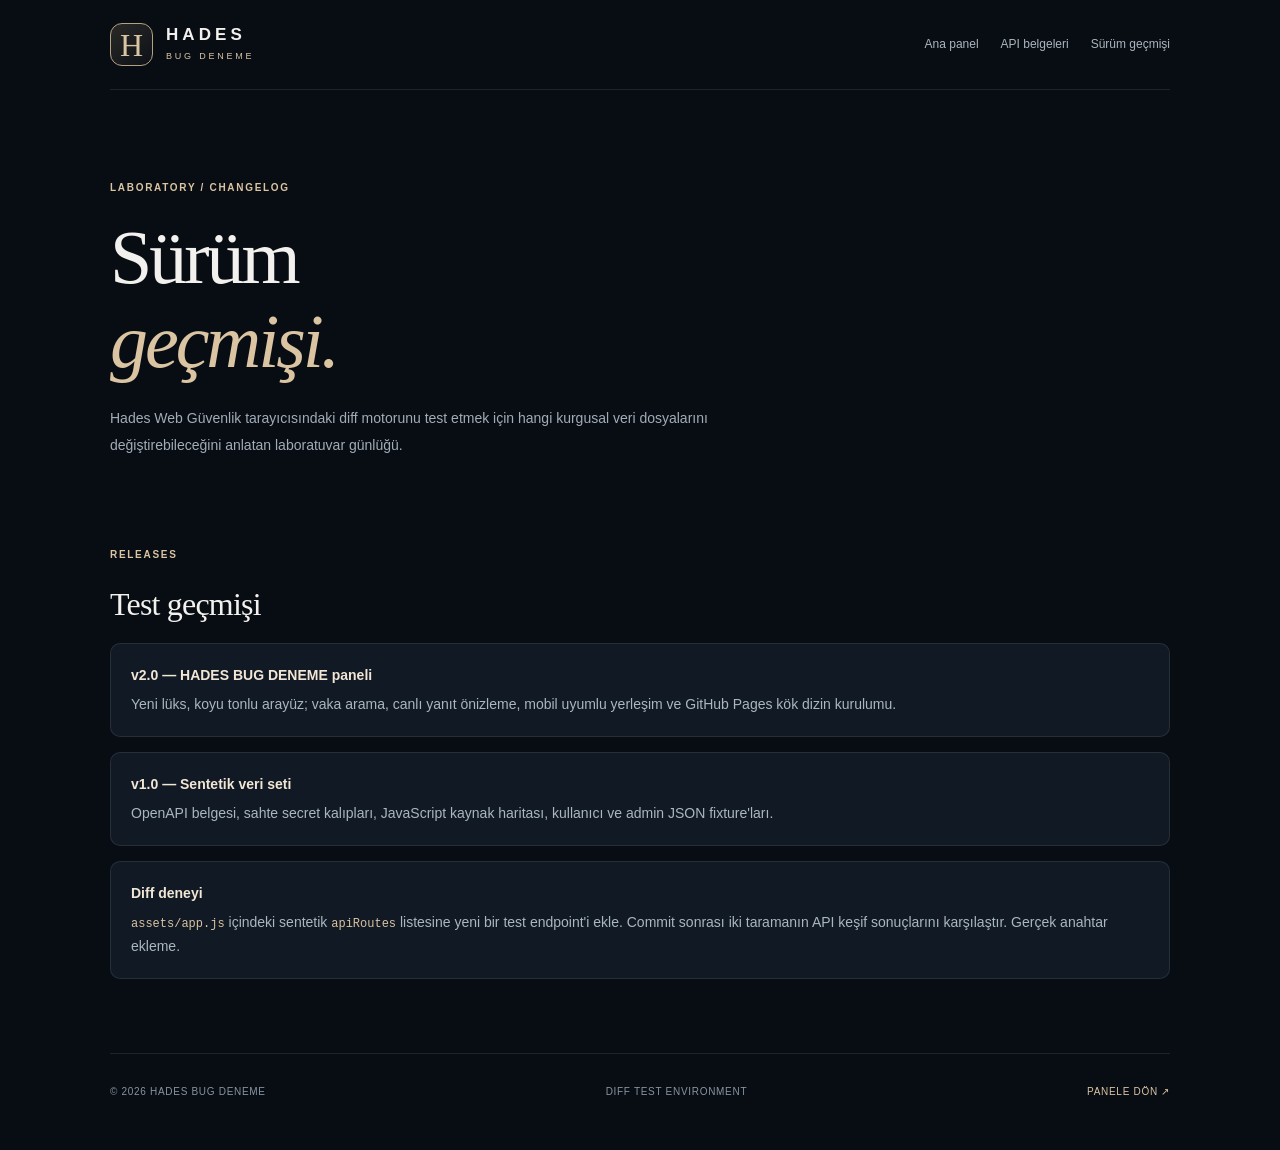
<file: changelog.html>
<!doctype html><html lang="tr"><head><meta charset="utf-8"><meta name="viewport" content="width=device-width,initial-scale=1"><title>Sürüm Geçmişi — HADES BUG DENEME</title><link rel="icon" href="assets/favicon.svg"><link rel="stylesheet" href="luxury.css"><link rel="stylesheet" href="pages.css"></head><body><div class="page-wrap"><header class="page-header"><a class="brand" href="./"><span class="brand-mark">H</span><span class="brand-type"><strong>HADES</strong><small>BUG DENEME</small></span></a><nav><a href="./">Ana panel</a><a href="docs.html">API belgeleri</a><a href="changelog.html">Sürüm geçmişi</a></nav></header><main><section class="doc-hero"><span class="section-kicker">LABORATORY / CHANGELOG</span><h1>Sürüm<br><em style="color:var(--champagne)">geçmişi.</em></h1><p>Hades Web Güvenlik tarayıcısındaki diff motorunu test etmek için hangi kurgusal veri dosyalarını değiştirebileceğini anlatan laboratuvar günlüğü.</p></section><section class="doc-section"><span class="section-kicker">RELEASES</span><h2>Test geçmişi</h2><ul class="doc-list"><li><strong>v2.0 — HADES BUG DENEME paneli</strong>Yeni lüks, koyu tonlu arayüz; vaka arama, canlı yanıt önizleme, mobil uyumlu yerleşim ve GitHub Pages kök dizin kurulumu.</li><li><strong>v1.0 — Sentetik veri seti</strong>OpenAPI belgesi, sahte secret kalıpları, JavaScript kaynak haritası, kullanıcı ve admin JSON fixture'ları.</li><li><strong>Diff deneyi</strong><code>assets/app.js</code> içindeki sentetik <code>apiRoutes</code> listesine yeni bir test endpoint'i ekle. Commit sonrası iki taramanın API keşif sonuçlarını karşılaştır. Gerçek anahtar ekleme.</li></ul></section></main><footer class="page-footer"><span>© 2026 HADES BUG DENEME</span><span>DIFF TEST ENVIRONMENT</span><a href="./">PANELE DÖN ↗</a></footer></div></body></html>
</file>
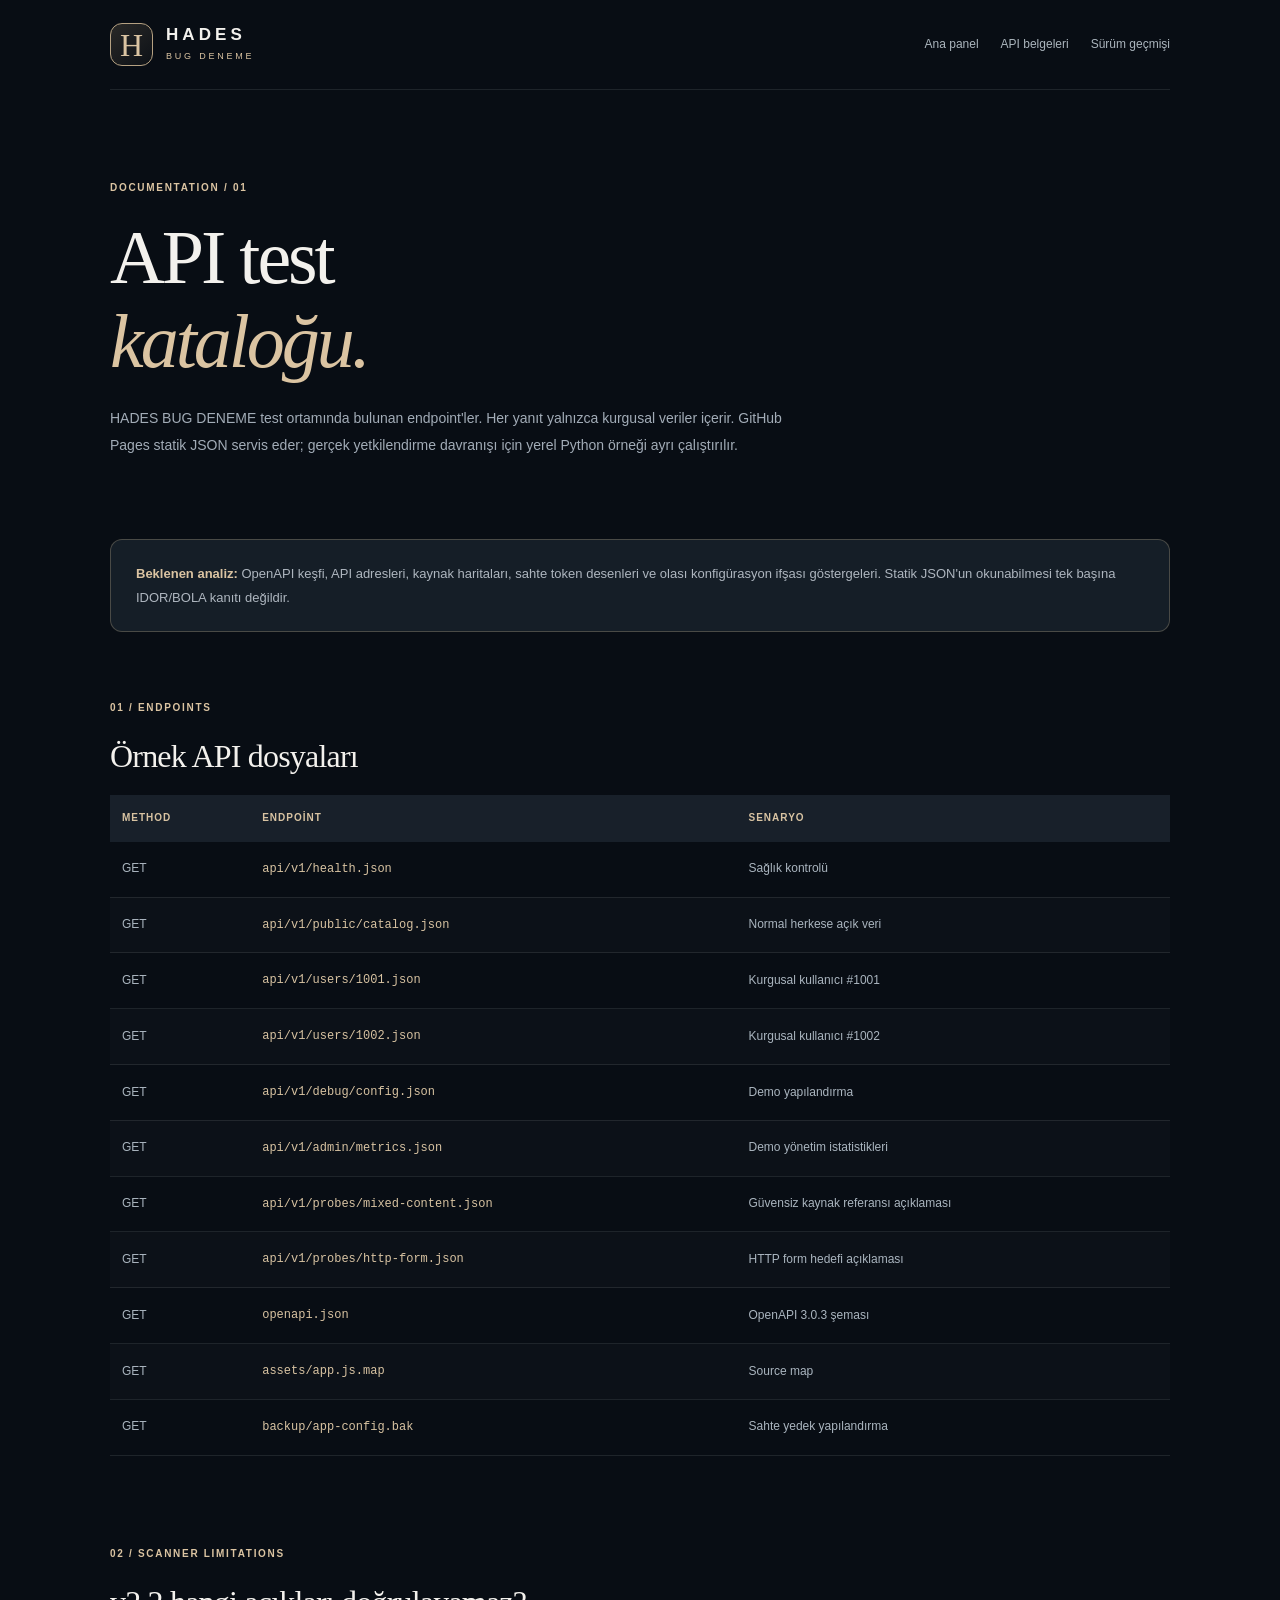
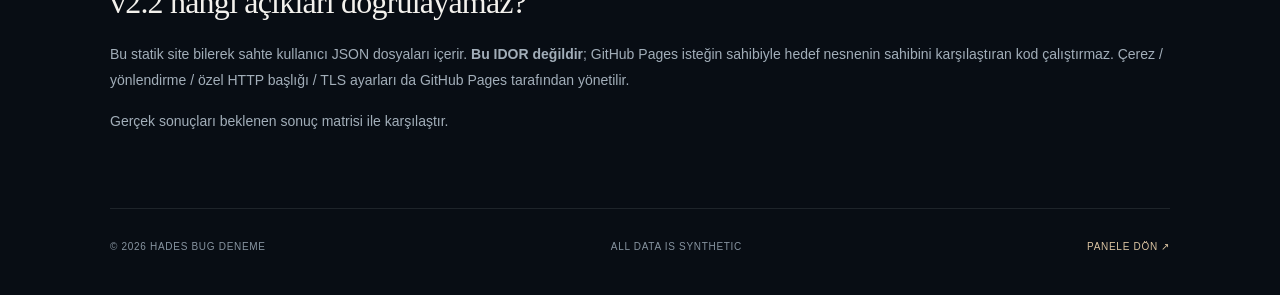
<file: docs.html>
<!doctype html><html lang="tr"><head><meta charset="utf-8"><meta name="viewport" content="width=device-width,initial-scale=1"><title>API Dokümantasyonu — HADES BUG DENEME</title><link rel="icon" href="assets/favicon.svg" type="image/svg+xml"><link rel="stylesheet" href="luxury.css"><link rel="stylesheet" href="pages.css"></head><body><div class="page-wrap"><header class="page-header"><a class="brand" href="./"><span class="brand-mark">H</span><span class="brand-type"><strong>HADES</strong><small>BUG DENEME</small></span></a><nav><a href="./">Ana panel</a><a href="docs.html">API belgeleri</a><a href="changelog.html">Sürüm geçmişi</a></nav></header><main><section class="doc-hero"><span class="section-kicker">DOCUMENTATION / 01</span><h1>API test<br><em style="color:var(--champagne)">kataloğu.</em></h1><p>HADES BUG DENEME test ortamında bulunan endpoint'ler. Her yanıt yalnızca kurgusal veriler içerir. GitHub Pages statik JSON servis eder; gerçek yetkilendirme davranışı için yerel Python örneği ayrı çalıştırılır.</p></section><div class="doc-note"><strong>Beklenen analiz:</strong> OpenAPI keşfi, API adresleri, kaynak haritaları, sahte token desenleri ve olası konfigürasyon ifşası göstergeleri. Statik JSON'un okunabilmesi tek başına IDOR/BOLA kanıtı değildir.</div><section class="doc-section"><span class="section-kicker">01 / ENDPOINTS</span><h2>Örnek API dosyaları</h2><table><thead><tr><th>Method</th><th>Endpoint</th><th>Senaryo</th></tr></thead><tbody><tr><td>GET</td><td><a href="api/v1/health.json"><code>api/v1/health.json</code></a></td><td>Sağlık kontrolü</td></tr><tr><td>GET</td><td><a href="api/v1/public/catalog.json"><code>api/v1/public/catalog.json</code></a></td><td>Normal herkese açık veri</td></tr><tr><td>GET</td><td><a href="api/v1/users/1001.json"><code>api/v1/users/1001.json</code></a></td><td>Kurgusal kullanıcı #1001</td></tr><tr><td>GET</td><td><a href="api/v1/users/1002.json"><code>api/v1/users/1002.json</code></a></td><td>Kurgusal kullanıcı #1002</td></tr><tr><td>GET</td><td><a href="api/v1/debug/config.json"><code>api/v1/debug/config.json</code></a></td><td>Demo yapılandırma</td></tr><tr><td>GET</td><td><a href="api/v1/admin/metrics.json"><code>api/v1/admin/metrics.json</code></a></td><td>Demo yönetim istatistikleri</td></tr><tr><td>GET</td><td><a href="api/v1/probes/mixed-content.json"><code>api/v1/probes/mixed-content.json</code></a></td><td>Güvensiz kaynak referansı açıklaması</td></tr><tr><td>GET</td><td><a href="api/v1/probes/http-form.json"><code>api/v1/probes/http-form.json</code></a></td><td>HTTP form hedefi açıklaması</td></tr><tr><td>GET</td><td><a href="openapi.json"><code>openapi.json</code></a></td><td>OpenAPI 3.0.3 şeması</td></tr><tr><td>GET</td><td><a href="assets/app.js.map"><code>assets/app.js.map</code></a></td><td>Source map</td></tr><tr><td>GET</td><td><a href="backup/app-config.bak"><code>backup/app-config.bak</code></a></td><td>Sahte yedek yapılandırma</td></tr></tbody></table></section><section class="doc-section"><span class="section-kicker">02 / SCANNER LIMITATIONS</span><h2>v2.2 hangi açıkları doğrulayamaz?</h2><p>Bu statik site bilerek sahte kullanıcı JSON dosyaları içerir. <strong>Bu IDOR değildir</strong>; GitHub Pages isteğin sahibiyle hedef nesnenin sahibini karşılaştıran kod çalıştırmaz. Çerez / yönlendirme / özel HTTP başlığı / TLS ayarları da GitHub Pages tarafından yönetilir.</p><p>Gerçek sonuçları <a href="expected-v22-results.json">beklenen sonuç matrisi</a> ile karşılaştır.</p></section></main><footer class="page-footer"><span>© 2026 HADES BUG DENEME</span><span>ALL DATA IS SYNTHETIC</span><a href="./">PANELE DÖN ↗</a></footer></div></body></html>
</file>
<file: luxury.css>
:root{color-scheme:dark;--bg:#080d14;--panel:#101823;--panel-hover:#161f2b;--line:rgba(213,220,224,.105);--line-hi:rgba(226,203,164,.25);--champagne:#dbc4a2;--champagne-dark:#aa9473;--text:#f3f1ed;--text-dim:#a4acb6;--text-muted:#727f8e;--soft-green:#99d2ba;--font:Inter,"Segoe UI",-apple-system,BlinkMacSystemFont,Arial,sans-serif}*{box-sizing:border-box}html{scroll-behavior:smooth}body{margin:0;background:var(--bg);color:var(--text);font:14px/1.65 var(--font);overflow-x:hidden}a{color:inherit;text-decoration:none}button,input{font:inherit}button{cursor:pointer}button:focus-visible,a:focus-visible,input:focus-visible{outline:2px solid var(--champagne);outline-offset:3px}[hidden]{display:none!important}::selection{background:var(--champagne);color:#13171d}.ambient{position:fixed;pointer-events:none;z-index:-1;filter:blur(10px)}.ambient-a{top:-300px;right:8%;height:700px;width:700px;background:radial-gradient(circle,rgba(167,126,84,.07),transparent 65%)}.ambient-b{bottom:-400px;left:16%;height:730px;width:780px;background:radial-gradient(circle,rgba(50,93,124,.08),transparent 66%)}.app-shell{display:grid;grid-template-columns:253px minmax(0,1fr);max-width:1920px;margin:auto;min-height:100vh}.sidebar{border-right:1px solid var(--line);background:linear-gradient(180deg,rgba(15,23,33,.9),rgba(10,16,24,.87));position:sticky;top:0;height:100vh;padding:29px 16px 24px;display:flex;flex-direction:column;z-index:4}.brand{display:flex;align-items:center;gap:13px;padding:4px 12px 58px}.brand-mark{position:relative;display:flex;align-items:center;justify-content:center;flex:none;width:43px;height:43px;border:1px solid #b5a182;border-radius:12px;font:32px/1 Georgia,serif;color:var(--champagne);background:linear-gradient(140deg,rgba(213,184,138,.16),rgba(213,184,138,.025))}.brand-shine{position:absolute;right:-4px;top:-4px;background:var(--champagne);width:5px;height:5px;border-radius:100%}.brand-type strong{font-size:17px;letter-spacing:.24em;font-weight:700;line-height:1.2;display:block}.brand-type small{font-size:9px;letter-spacing:.31em;color:var(--champagne);display:block;margin-top:4px}.nav-label{color:#607184;font-size:10px;letter-spacing:.19em;font-weight:700;padding:0 16px 13px}.nav-label.lower{margin-top:35px}.sidebar-nav{display:grid;gap:5px}.sidebar-nav a{display:flex;align-items:center;gap:12px;padding:12px 15px;border:1px solid transparent;border-radius:10px;color:#95a3ae;font-size:12.5px;transition:background .2s,color .2s,border .2s}.sidebar-nav a:hover{background:rgba(232,234,240,.04);color:#e9e5df}.sidebar-nav a.active{background:rgba(216,192,157,.085);border-color:rgba(216,192,157,.15);color:var(--champagne);font-weight:600}.nav-ico{font-size:16px;min-width:17px;color:#a8a9a4}.nav-arrow,.nav-count{margin-left:auto;font-size:10px;color:var(--champagne)}.secondary-nav a{padding-top:9px;padding-bottom:9px;color:#778694}.sidebar-bottom{margin-top:auto;border:1px solid var(--line);padding:18px 14px 13px;border-radius:12px;background:rgba(239,239,229,.018)}.mini-status{display:flex;align-items:center;gap:7px;font-size:9px;letter-spacing:.09em;color:#95acb6}.mini-status b{margin-left:auto;color:var(--soft-green);font-size:9px}.pulse,.tiny-pulse{width:6px;height:6px;background:var(--soft-green);border-radius:50%;box-shadow:0 0 0 4px rgba(153,210,186,.07)}.sidebar-bottom p{font-size:11px;line-height:1.75;color:#7f8d9a}.mini-foot{font-size:9px;letter-spacing:.1em;color:#576776}.main-column{min-width:0}.top-bar{height:83px;border-bottom:1px solid var(--line);display:flex;justify-content:space-between;align-items:center;padding:0 clamp(24px,4.5vw,86px);background:rgba(8,13,20,.64)}.breadcrumbs{color:#768697;font-size:10px;letter-spacing:.15em;font-weight:650}.breadcrumbs span{margin:0 9px;color:#475260}.breadcrumbs strong{color:#d1c1a9;font-weight:600}.top-right{display:flex;align-items:center;gap:14px}.readonly{font-size:9px;letter-spacing:.13em;color:#94bea9}.version-chip{padding:5px 9px;border:1px solid var(--line);border-radius:6px;font-size:10px;color:#bcc4c9}.content{max-width:1450px;margin:auto;padding:0 clamp(24px,4.5vw,86px)}.intro{display:grid;grid-template-columns:minmax(0,1.18fr) minmax(310px,.82fr);gap:45px;align-items:center;padding:72px 0 58px}.eyebrow{font-size:10px;letter-spacing:.18em;color:var(--champagne);font-weight:700;display:flex;gap:12px;align-items:center}.eyebrow i{width:7px;height:7px;border:1px solid var(--champagne);transform:rotate(45deg)}.thin-line{width:40px;height:1px;background:rgba(219,196,162,.3)}.intro h1{font:500 clamp(62px,6vw,107px)/.96 Georgia,"Times New Roman",serif;letter-spacing:-.065em;margin:30px 0 22px;white-space:nowrap}.intro h1 em{font-weight:400;color:var(--champagne)}.accent-period{color:var(--champagne)}.intro-copy>p{color:var(--text-dim);max-width:570px;font-size:14px;line-height:1.95}.intro-actions{display:flex;align-items:center;gap:13px;margin-top:30px}.button{display:inline-flex;gap:27px;align-items:center;justify-content:space-between;border-radius:7px;padding:13px 19px;font-size:12px;font-weight:650}.button-primary{background:var(--champagne);color:#141a20;border:1px solid var(--champagne);box-shadow:0 8px 27px rgba(220,192,152,.08)}.button-primary:hover{background:#eddbbd}.button-quiet{border:1px solid rgba(225,221,213,.18);color:#e4ded4}.button-quiet:hover{background:rgba(225,221,213,.05)}.hero-meta{display:flex;flex-wrap:wrap;gap:22px;margin-top:35px;color:#758491;font-size:10px;letter-spacing:.05em}.hero-meta b{color:var(--champagne);margin-right:6px;font-size:10px}.hero-visual{min-height:375px;background:radial-gradient(circle at center 42%,rgba(203,172,122,.09),transparent 59%),linear-gradient(145deg,rgba(21,29,39,.98),rgba(12,19,28,.98));border:1px solid var(--line-hi);border-radius:14px;display:flex;flex-direction:column;justify-content:space-between;overflow:hidden;box-shadow:0 22px 85px rgba(0,0,0,.15)}.visual-top,.visual-bottom{display:flex;justify-content:space-between;gap:10px;align-items:center;padding:20px 24px;font-size:9px;letter-spacing:.14em;color:#8c98a5}.visual-top{border-bottom:1px solid var(--line)}.visual-spot{color:#b7d5bd}.orbit{position:relative;display:grid;place-items:center;flex:1;min-height:230px}.orbit-ring{position:absolute;border-radius:50%;border:1px solid rgba(219,196,162,.14);transform:rotate(-22deg)}.ring-one{width:220px;height:220px}.ring-two{width:155px;height:155px;border-color:rgba(219,196,162,.22)}.ring-three{width:280px;height:122px;border-color:rgba(219,196,162,.13);transform:rotate(29deg)}.orbit:before,.orbit:after{content:"";width:1px;height:100%;position:absolute;left:50%;background:linear-gradient(transparent,rgba(219,196,162,.12),transparent);z-index:0}.orbit:after{transform:rotate(90deg)}.orbit-center{z-index:1;width:100px;height:100px;border-radius:100%;background:radial-gradient(circle at 30% 20%,#39403f,#111b22 69%);border:1px solid rgba(219,196,162,.34);color:var(--champagne);display:grid;place-items:center;position:relative;font:75px Georgia,serif;box-shadow:0 0 55px rgba(203,172,122,.12)}.orbit-center span{position:absolute;right:20px;bottom:12px;font:17px Georgia,serif}.spark{position:absolute;width:7px;height:7px;border-radius:50%;background:var(--champagne);box-shadow:0 0 20px rgba(219,196,162,.7)}.spark-1{transform:translate(103px,22px)}.spark-2{transform:translate(-78px,-68px);height:4px;width:4px}.visual-bottom{border-top:1px solid var(--line)}.visual-bottom div{display:flex;flex-direction:column;gap:4px}.visual-bottom small{font-size:8px;color:#617182}.visual-bottom strong{font-size:10px;color:#d7c6ad;font-weight:500;letter-spacing:.04em}.stats-grid{display:grid;grid-template-columns:repeat(3,1fr);gap:16px}.stat{background:rgba(17,25,36,.72);border:1px solid var(--line);border-radius:11px;padding:24px 25px}.stat-heading{display:flex;justify-content:space-between;font-size:9px;color:#7d8d9b;letter-spacing:.11em}.stat-heading span:last-child{color:#b1a089}.stat-value{font:50px/1.2 Georgia,serif;color:#f3ede5;margin:21px 0 6px;letter-spacing:-.035em}.stat-value span{font:12px var(--font);color:var(--champagne);letter-spacing:0}.stat-value .stat-plus{font:37px Georgia,serif;color:var(--champagne)}.stat-desc{font-size:12px;color:#728392}.section-block{padding-top:90px;scroll-margin-top:38px}.section-intro{display:flex;align-items:end;justify-content:space-between;gap:20px;margin-bottom:28px}.section-kicker{font-size:10px;color:var(--champagne);letter-spacing:.17em;font-weight:650}.section-intro h2{font:normal 45px/1.16 Georgia,serif;letter-spacing:-.04em;margin:12px 0 9px}.section-intro p{color:#92a0ac;font-size:13px;margin:0;line-height:1.8}.search-wrap{display:flex;align-items:center;gap:10px;border:1px solid var(--line);background:#111a25;border-radius:8px;padding:7px 14px;min-width:235px;color:var(--champagne)}.search-wrap span{font-size:23px;line-height:1}.search-wrap input{width:100%;background:transparent;border:none;outline:none;color:var(--text);font-size:12px}.search-wrap input::placeholder{color:#70808e}.scenario-grid{display:grid;grid-template-columns:repeat(3,minmax(0,1fr));gap:16px}.scenario{position:relative;display:flex;flex-direction:column;align-items:flex-start;background:linear-gradient(153deg,#141d28,#101822);border:1px solid var(--line);border-radius:12px;min-height:246px;padding:22px 22px 18px;transition:transform .2s,border-color .2s,background .2s}.scenario:hover{transform:translateY(-3px);border-color:rgba(220,196,160,.35);background:linear-gradient(153deg,#18222f,#111a25)}.scenario.selected{border-color:rgba(219,196,162,.72);box-shadow:inset 0 0 0 1px rgba(219,196,162,.1)}.case-top{display:flex;align-items:center;justify-content:space-between;gap:7px;width:100%}.case-id{font-size:9px;letter-spacing:.1em;color:#8997a4}.severity{font-size:8px;letter-spacing:.055em;border-radius:3px;border:1px solid #42505d;padding:4px 6px;color:#a3b6c5;white-space:nowrap}.severity.amber{color:#e1c49c;border-color:#5e4e38;background:rgba(161,127,84,.08)}.severity.normal{color:#9bc6b3;border-color:#315747}.case-glyph{font:25px Georgia,serif;color:var(--champagne);margin-top:17px}.scenario h3{font:normal 22px Georgia,serif;letter-spacing:-.018em;margin:9px 0 6px}.scenario p{font-size:12px;color:#91a0ac;margin:0 0 22px;line-height:1.75}.scenario button{margin-top:auto;display:flex;align-items:center;justify-content:space-between;gap:15px;width:100%;color:var(--champagne);font-size:11px;border:none;border-top:1px solid var(--line);background:transparent;padding:12px 0 0;text-align:left}.scenario button:hover{color:#f0dabb}.scenario button span{font-size:15px}.empty-state{padding:35px;color:#9caaae;border:1px dashed var(--line);border-radius:10px}.doc-link{font-size:12px;color:var(--champagne);white-space:nowrap}.doc-link span{margin-left:8px}.api-workbench{border:1px solid var(--line-hi);border-radius:13px;overflow:hidden;background:#0d141e}.workbench-toolbar{display:flex;justify-content:space-between;align-items:center;padding:13px 21px;border-bottom:1px solid var(--line);background:#141c26;font-size:9px;color:#8594a0;letter-spacing:.12em}.workbench-title{display:flex;align-items:center;gap:14px}.workbench-title strong{color:#c9d0d0;font-weight:600}.terminal-dots{display:flex;gap:5px}.terminal-dots i{display:block;width:7px;height:7px;background:#bd7d77;border-radius:100%}.terminal-dots i:nth-child(2){background:#bdaa7f}.terminal-dots i:nth-child(3){background:#7fab9c}.request-bar{padding:20px 21px 14px;display:flex;align-items:center;gap:15px}.get-badge{font-size:11px;background:#17372e;color:#a6d7ba;padding:9px 12px;border-radius:5px;font-weight:700;letter-spacing:.07em}.request-bar code{flex:1;min-width:0;color:#e0e1df;background:#111d29;border:1px solid var(--line);padding:11px 13px;border-radius:5px;font:12px/1.4 ui-monospace,Consolas,monospace;white-space:nowrap;overflow:auto}.request-bar button{background:var(--champagne);color:#141a20;border:none;border-radius:5px;font-weight:700;font-size:11px;padding:12px 17px;white-space:nowrap}.request-bar button span{margin-left:11px}.request-meta{display:flex;gap:21px;padding:0 22px 18px;color:#6f8492;font-size:10px}.response-top{display:flex;align-items:center;justify-content:space-between;background:#0c131b;border-top:1px solid var(--line);border-bottom:1px solid var(--line);padding:11px 22px;color:#8295a3;font-size:10px;letter-spacing:.12em}.response-top>div{display:flex;gap:20px}.response-status{color:#a8d8b9}.response-body{margin:0;background:#0a111a;color:#c9d7d6;padding:25px 23px;min-height:225px;max-height:425px;overflow:auto;white-space:pre-wrap;overflow-wrap:anywhere;font:12px/1.8 ui-monospace,SFMono-Regular,Consolas,monospace}.workbench-bottom{display:flex;align-items:center;justify-content:space-between;padding:13px 21px;border-top:1px solid var(--line);gap:15px}.fetch-note{display:flex;align-items:center;gap:10px;color:#7e919c;font-size:11px}.copy-button{border:1px solid var(--line);background:transparent;color:#aab8c3;border-radius:5px;padding:8px 11px;font-size:11px;white-space:nowrap}.howto-grid{display:grid;grid-template-columns:repeat(3,1fr);gap:15px}.howto-step{border-top:1px solid rgba(219,196,162,.35);background:linear-gradient(180deg,rgba(20,29,39,.9),rgba(16,24,33,.8));padding:25px;border-radius:0 0 10px 10px}.howto-step>span{font:26px Georgia,serif;color:var(--champagne)}.howto-step h3{font-size:13px;color:#e4e5e3;margin:24px 0 8px}.howto-step p{font-size:12px;color:#91a0a9;line-height:1.8;margin:0}.howto-step code,.note-bar code{color:#e4d1b4;font-size:11px;overflow-wrap:anywhere}.note-bar{display:flex;align-items:flex-start;gap:15px;margin-top:24px;background:rgba(204,184,153,.065);padding:20px 23px;border:1px solid rgba(204,184,153,.18);border-radius:10px}.note-bar span{color:var(--champagne);font-size:20px}.note-bar p{margin:0;color:#acafb2;font-size:12px;line-height:1.8}.footer{max-width:1450px;margin:95px auto 0;padding:25px clamp(24px,4.5vw,86px) 35px;border-top:1px solid var(--line);display:flex;gap:12px;justify-content:space-between;flex-wrap:wrap;font-size:10px;letter-spacing:.08em;color:#6e7d8c}.footer a{color:var(--champagne)}@media(max-width:1360px){.scenario-grid{grid-template-columns:repeat(2,1fr)}.intro h1{font-size:clamp(58px,6vw,90px)}}@media(max-width:1080px){.app-shell{grid-template-columns:80px 1fr}.sidebar{padding:22px 12px}.brand{padding:0 5px 40px}.brand-type,.nav-label,.sidebar-nav a:not(.active) .nav-arrow,.nav-count,.sidebar-bottom,.sidebar-nav a{font-size:0}.brand-mark{width:42px;height:42px;font-size:30px}.sidebar-nav a{justify-content:center;padding:14px 7px}.nav-ico{font-size:19px}.sidebar-nav a .nav-arrow,.sidebar-nav a .nav-count{display:none}.nav-label{padding:0}.nav-label.lower{margin-top:25px}.intro{grid-template-columns:minmax(0,1fr) minmax(280px,.8fr);gap:18px}.hero-visual{min-height:345px}.hero-meta{gap:12px}}@media(max-width:780px){.app-shell{grid-template-columns:1fr}.sidebar{height:auto;position:relative;padding:12px 18px;border-right:none;border-bottom:1px solid var(--line);flex-direction:row;align-items:center;justify-content:space-between}.brand{padding:0}.brand-type{display:block}.brand-type strong{font-size:14px}.brand-type small{font-size:8px}.sidebar-nav{display:flex;gap:0}.sidebar-nav a{font-size:0;padding:10px}.sidebar-nav a .nav-ico{font-size:18px}.sidebar-nav.secondary-nav,.nav-label,.sidebar-bottom{display:none}.top-bar{height:59px;padding:0 19px}.readonly{font-size:8px}.breadcrumbs{font-size:9px}.content{padding:0 19px}.intro{grid-template-columns:1fr;padding:43px 0 34px}.hero-visual{min-height:280px}.intro h1{font-size:clamp(52px,12vw,82px)}.hero-meta{font-size:9px}.stats-grid{gap:8px}.stat{padding:16px 13px}.stat-heading{font-size:8px}.stat-value{font-size:35px}.stat-value span{display:block;font-size:10px}.stat-desc{font-size:10px}.section-block{padding-top:68px}.scenario-grid{grid-template-columns:1fr 1fr}.scenario{padding:17px;min-height:230px}.section-intro h2{font-size:38px}.search-wrap{min-width:170px}.footer{margin-top:60px;padding-left:20px;padding-right:20px}}@media(max-width:560px){.intro h1{font-size:clamp(47px,12vw,70px)}.intro p{font-size:13px}.intro-actions{flex-wrap:wrap}.hero-visual{display:none}.stats-grid{grid-template-columns:1fr 1fr}.stats-grid .stat:last-child{grid-column:span 2}.scenario-grid{grid-template-columns:1fr}.section-intro{display:block}.search-wrap{margin-top:19px}.request-bar{flex-wrap:wrap}.request-bar code{min-width:75%}.request-bar button{width:100%}.request-meta{flex-wrap:wrap;gap:7px 16px}.howto-grid{grid-template-columns:1fr}.howto-step{padding:20px}.top-right .readonly{display:none}.footer{display:grid;gap:8px}}
@media(prefers-reduced-motion:reduce){html{scroll-behavior:auto}.scenario{transition:none}}
</file>
<file: pages.css>
.page-wrap{width:min(1060px,calc(100% - 36px));margin:auto}.page-header{height:90px;display:flex;align-items:center;justify-content:space-between;gap:20px;border-bottom:1px solid var(--line)}.page-header .brand{padding:0}.page-header nav{display:flex;gap:22px;flex-wrap:wrap}.page-header nav a{font-size:12px;color:#abb5bd}.page-header nav a:hover{color:var(--champagne)}.doc-hero{padding:85px 0 45px}.doc-hero h1{font:normal clamp(44px,6vw,76px)/1.1 Georgia,serif;margin:18px 0 22px;letter-spacing:-.04em}.doc-hero p{font-size:14px;color:#a2acb7;max-width:690px;line-height:1.9}.doc-note{border:1px solid var(--line-hi);border-radius:12px;background:#151e27;padding:22px 25px;color:#aeb6bf;font-size:13px;line-height:1.8;margin:22px 0 38px}.doc-note strong{color:var(--champagne)}.doc-section{padding:25px 0 60px}.doc-section h2{font:normal 32px Georgia,serif;letter-spacing:-.025em;margin:20px 0}.doc-section p{color:#a2aeb9;line-height:1.9}.doc-section code{color:#d8c3a2;overflow-wrap:anywhere;font-size:12px}.doc-section table{border-collapse:collapse;width:100%;font-size:12px}.doc-section th{font-size:10px;color:#d8c3a2;text-transform:uppercase;letter-spacing:.1em;text-align:left;font-weight:600;padding:15px 12px;background:#18202a}.doc-section td{padding:17px 12px;border-bottom:1px solid var(--line);color:#aab5bf}.doc-section td a{color:#dfccac}.doc-section td a:hover{text-decoration:underline}.doc-section table tr:nth-child(even){background:rgba(255,255,255,.015)}.doc-list{display:grid;gap:15px;padding:0;list-style:none}.doc-list li{border:1px solid var(--line);background:#111924;border-radius:10px;padding:20px;color:#a8b7c1}.doc-list li strong{display:block;color:#f2e6d5;font-size:14px;margin-bottom:6px}.page-footer{border-top:1px solid var(--line);padding:30px 0 50px;display:flex;justify-content:space-between;gap:15px;flex-wrap:wrap;font-size:10px;letter-spacing:.07em;color:#8794a0}.page-footer a{color:var(--champagne)}@media(max-width:650px){.page-header{height:auto;padding:22px 0;display:grid}.page-header nav{gap:12px}.doc-hero{padding-top:50px}.doc-section table{display:block;overflow-x:auto}}
</file>
